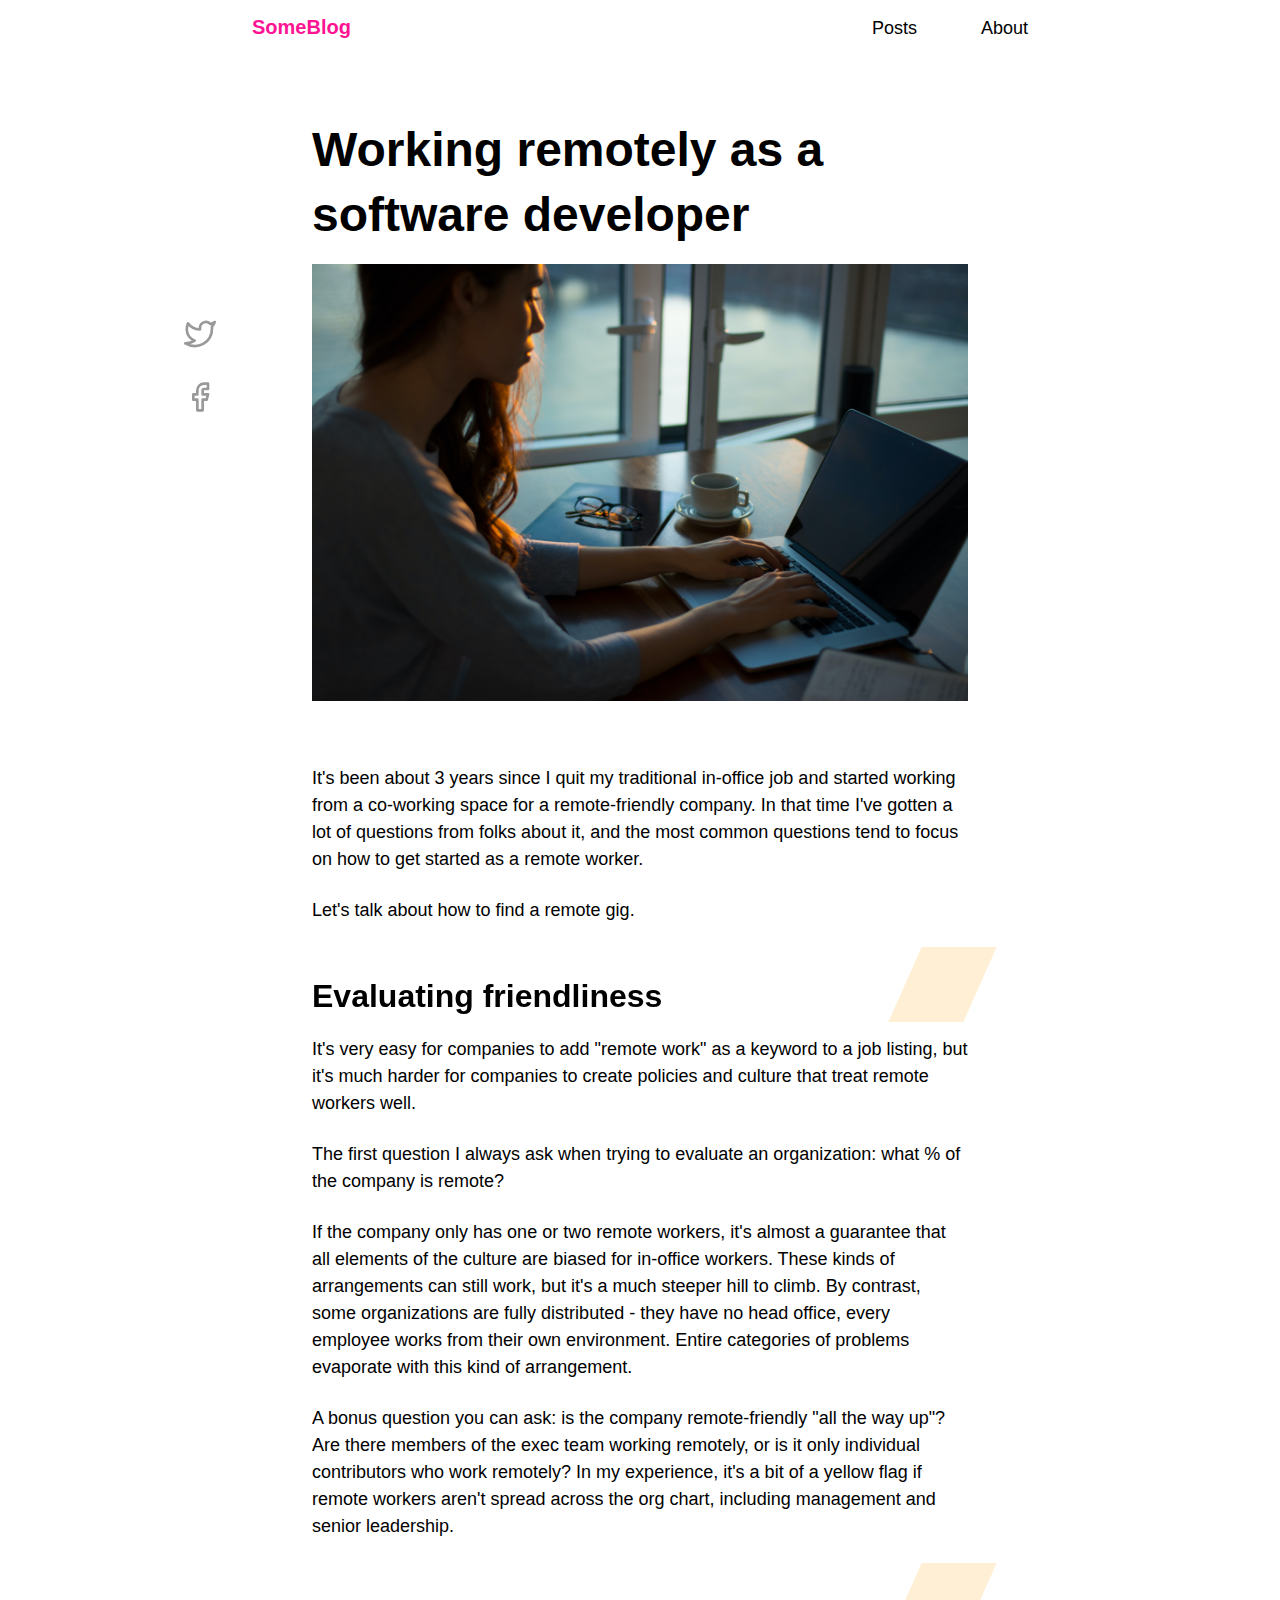
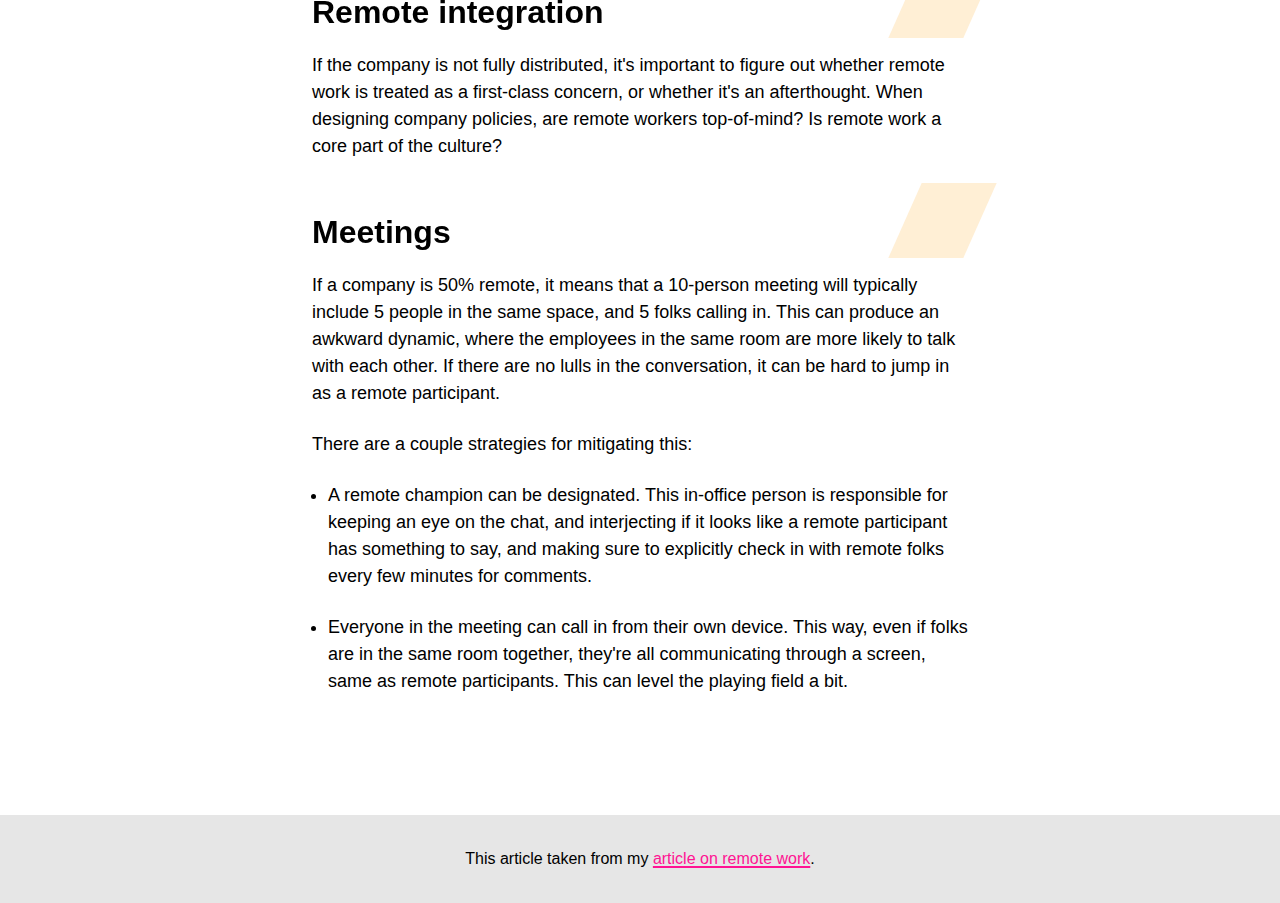
<file: 03-blog-example copy/index.html>
<!DOCTYPE html>
<html lang="en">
  <head>
    <title>Generic Blog</title>
    <meta charset="utf-8" />
    <meta
      name="viewport"
      content="width=device-width, initial-scale=1"
    />
    <link rel="stylesheet" href="./assets/reset.css" />
    <link rel="stylesheet" href="./assets/style.css" />
  </head>
  <body>
    <div class="site-header-wrapper">
      <header class="site-header">
        <a class="logo" href="/">SomeBlog</a>
        <nav>
          <ul>
            <li>Posts</li>
            <li>About</li>
          </ul>
        </nav>
      </header>
    </div>
    <main>
      <div class="centered-stuff floating">
        <div class="max-width-wrapper">
          <aside class="social-wrapper">
            <ul class="social-icons">
              <li>
                <a href="twitter.com">
                  <img
                    class="social-icon"
                    alt=""
                    src="./assets/twitter.svg"
                  />
                  <span class="visually-hidden">Share on Twitter</span>
                </a>
              </li>
              <li>
                <a href="facebook.com">
                  <img
                    class="social-icon"
                    alt=""
                    src="./assets/facebook.svg"
                  />
                  <span class="visually-hidden">Share on Facebook</span>
                </a>
              </li>
            </ul>
          </aside>
        </div>
      </div>

      <div class="centered-stuff">
        <div class="max-width-wrapper">
          <article class="main-article">
            <h1>Working remotely as a software developer</h1>
  
            <img
              class="hero-image"
              src="./assets/remote-work.jpg"
              alt="A woman typing on a computer at a café"
            />
  
            <p>
              It's been about 3 years since I quit my traditional
              in-office job and started working from a co-working space
              for a remote-friendly company. In that time I've gotten a
              lot of questions from folks about it, and the most common
              questions tend to focus on how to get started as a remote
              worker.
            </p>
  
            <p>Let's talk about how to find a remote gig.</p>
  
            <h2>
              <span class="heading-decoration"></span>
              <span class="heading-content">
                Evaluating friendliness
              </span>
            </h2>
  
            <p>
              It's very easy for companies to add "remote work" as a
              keyword to a job listing, but it's much harder for
              companies to create policies and culture that treat remote
              workers well.
            </p>
  
            <p>
              The first question I always ask when trying to evaluate an
              organization: what % of the company is remote?
            </p>
            <p>
              If the company only has one or two remote workers, it's
              almost a guarantee that all elements of the culture are
              biased for in-office workers. These kinds of arrangements
              can still work, but it's a much steeper hill to climb. By
              contrast, some organizations are fully distributed - they
              have no head office, every employee works from their own
              environment. Entire categories of problems evaporate with
              this kind of arrangement.
            </p>
            <p>
              A bonus question you can ask: is the company
              remote-friendly "all the way up"? Are there members of the
              exec team working remotely, or is it only individual
              contributors who work remotely? In my experience, it's a
              bit of a yellow flag if remote workers aren't spread
              across the org chart, including management and senior
              leadership.
            </p>
            <h2>
              <span class="heading-decoration"></span>
              <span class="heading-content"> Remote integration </span>
            </h2>
            <p>
              If the company is not fully distributed, it's important to
              figure out whether remote work is treated as a first-class
              concern, or whether it's an afterthought. When designing
              company policies, are remote workers top-of-mind? Is
              remote work a core part of the culture?
            </p>
            <h2>
              <span class="heading-decoration"></span>
              <span class="heading-content"> Meetings </span>
            </h2>
            <p>
              If a company is 50% remote, it means that a 10-person
              meeting will typically include 5 people in the same space,
              and 5 folks calling in. This can produce an awkward
              dynamic, where the employees in the same room are more
              likely to talk with each other. If there are no lulls in
              the conversation, it can be hard to jump in as a remote
              participant.
            </p>
            <p>There are a couple strategies for mitigating this:</p>
            <ul>
              <li>
                A remote champion can be designated. This in-office
                person is responsible for keeping an eye on the chat,
                and interjecting if it looks like a remote participant
                has something to say, and making sure to explicitly
                check in with remote folks every few minutes for
                comments.
              </li>
              <li>
                Everyone in the meeting can call in from their own
                device. This way, even if folks are in the same room
                together, they're all communicating through a screen,
                same as remote participants. This can level the playing
                field a bit.
              </li>
            </ul>
          </article>      
        </div>
      </div>     

       
      
    </main>
    <footer>
      <p>
        This article taken from my
        <a href="https://www.joshwcomeau.com/career/remote-work-pt2/"
          >article on remote work</a
        >.
      </p>
    </footer>
  </body>
</html>
</file>
<file: 03-blog-example copy/assets/style.css>
*,
*:before,
*:after {
  box-sizing: border-box;
  font-family: sans-serif;
  line-height: 1.5;
}

h1 {
  font-size: clamp(1.75rem, 3vw + 1rem, 3rem);
  font-weight: bold;
  margin-bottom: 16px;
  line-height: 1.35;
}

h2 {
  position: relative;
  font-size: 2rem;
  font-weight: bold;
  margin-bottom: 16px;
  margin-top: 48px;
}

main {
  padding-top: 64px;
  isolation: isolate;
  max-width: 100%;
}

article p,
article li {
  font-size: 1.125rem;
  margin-bottom: 24px;
}

article ul {
  list-style-type: initial;
  padding-left: 16px;
}

footer {
  margin-top: 96px;
  background: hsl(0deg 0% 90%);
  padding: 32px;
  text-align: center;
}

a {
  color: deeppink;
  text-underline-offset: 0.1em;
  text-decoration-thickness: 2px;
}

.site-header-wrapper {
  position: sticky;
  z-index: 2;
  top: 0;
  background: white;
}

.site-header {
  display: flex;
  justify-content: space-between;
  align-items: baseline;
  padding: 12px;

  margin: 0 auto;
  max-width: 800px;
}

.main-article {
  padding: 0 12px;
}

.site-header ul {
  list-style-type: none;
  display: flex;
  font-size: 1.125rem;
}
.site-header li:not(:last-of-type) {
  margin-right: 5vw;
}

.logo {
  font-size: 1.25rem;
  font-weight: bold;
  text-decoration: none;
}

.hero-image {
  display: block;
  max-width: 100%;
  margin-bottom: 64px;
}

.max-width-wrapper {
  max-width: 680px;
  margin: 0 auto;
}

.visually-hidden {
  position: absolute;
  overflow: hidden;
  clip: rect(0 0 0 0);
  height: 1px;
  width: 1px;
  margin: -1px;
  padding: 0px;
  border: 0;
}

.social-wrapper {
  position: sticky;
  top: 0px;
  /*to revert the pointer-events because it was set to none for the overlay (.centered-stuff.floating)*/
  pointer-events: auto;
}

.social-icons {
  width: 100px;
  height: 0px;
  display: flex;
  flex-direction: column;
  align-items: center;
  transform: translate(-150%, 200px);
}

.social-icons a {
  display: block;
  text-decoration: none;
  color: inherit;
  opacity: 0.4;
  margin-bottom: 24px;
}

.social-icons img {
  width: 32px;
  height: 32px;
}

.social-icons a:hover {
  opacity: 1;
}

@media (max-width: 975px) {
  .social-icons {
    display: none;
  }
}

.heading-decoration {
  position: absolute;
  top: -25px;
  right: 0px;
  width: 75px;
  height: 75px;
  background: papayawhip;
  opacity: 1;
  transform: translateX(12px) skew(-24deg);
}

.heading-content {
  position: relative;
}

/*to overlay this on top of the article layer (centered-stuff:not(.floating))*/
.centered-stuff.floating{
  position: absolute;
  width: 100%;
  height: 100%;
  /* to allow click on article*/
  pointer-events: none;
}

/*to allow the overlay with absolute positioning*/
main{
  position:relative;
}

/*to give this a hight based on the parent (main) The main is getting height from article*/
.centered-stuff.floating .max-width-wrapper{
  height: 100%;
}

/*to cut off the parallelogram for narowwer screen*/
.centered-stuff:not(.floating){
  overflow:hidden;  
}
</file>
